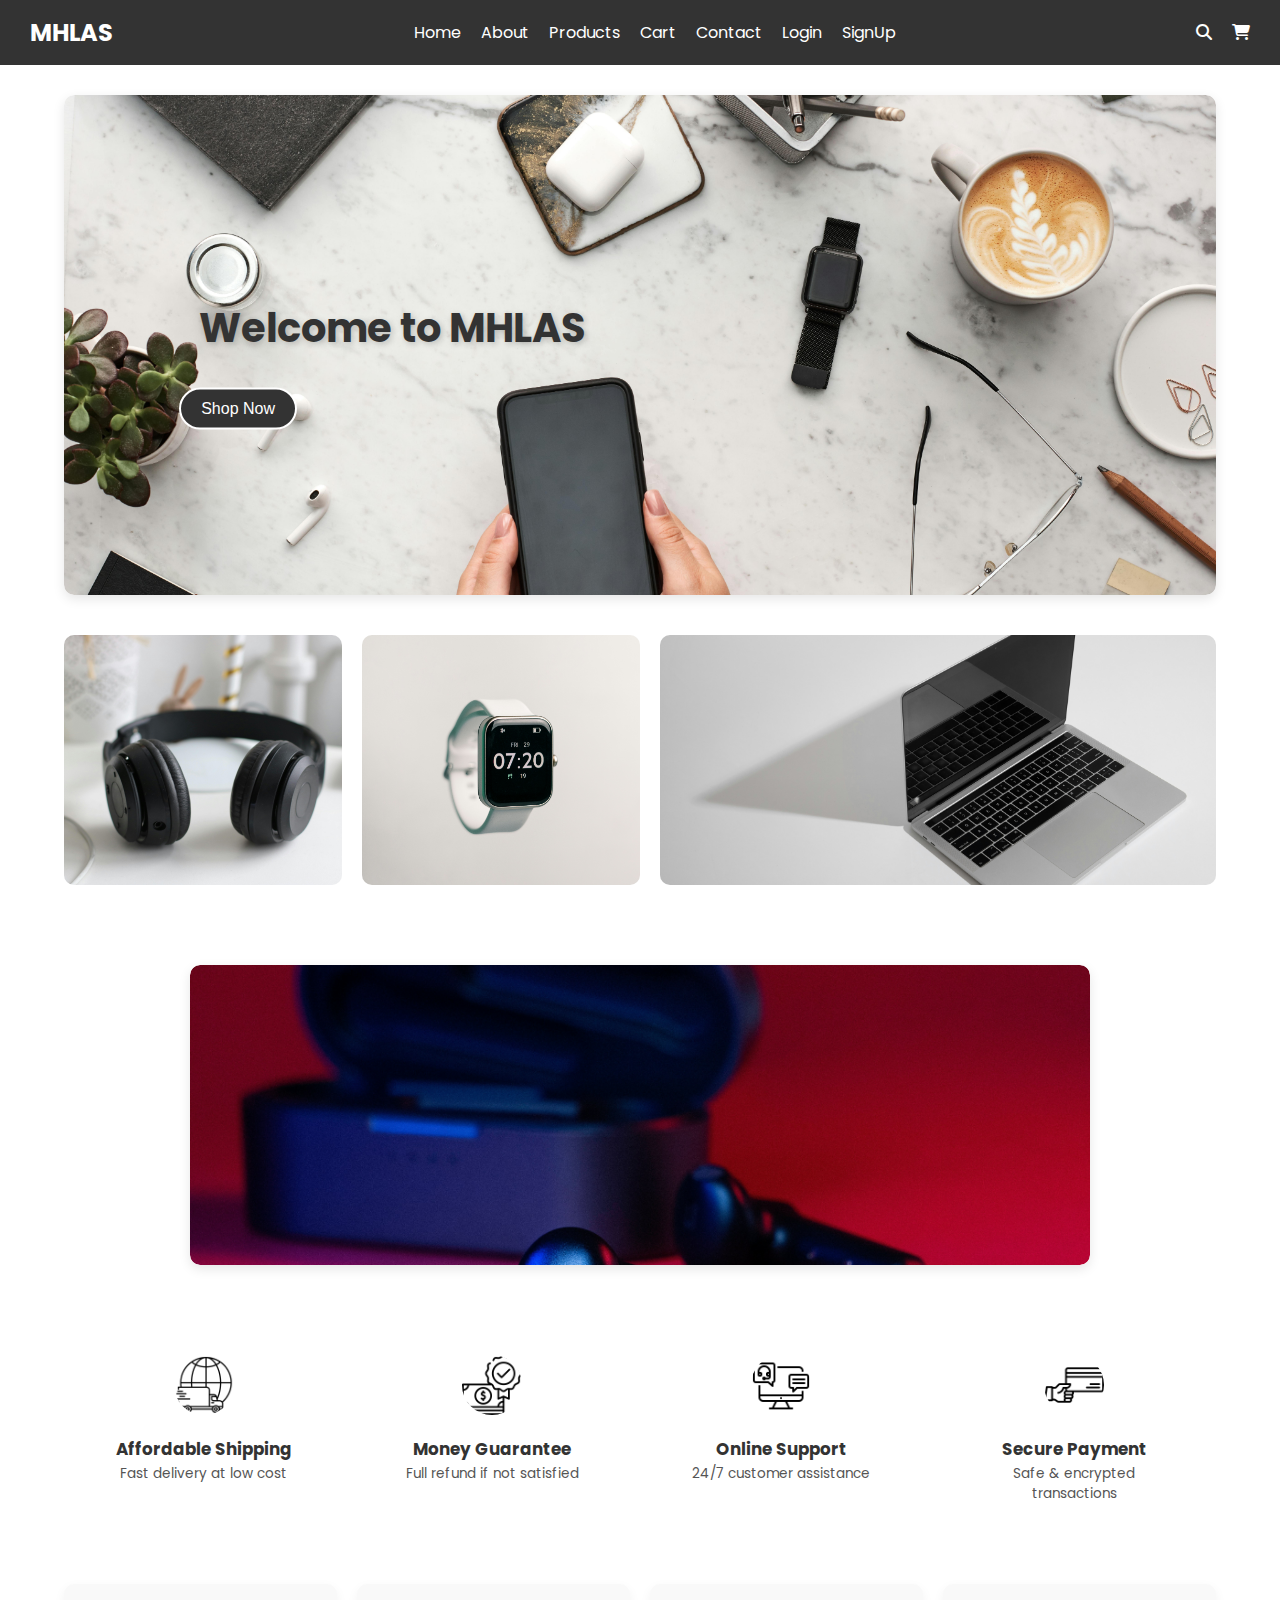
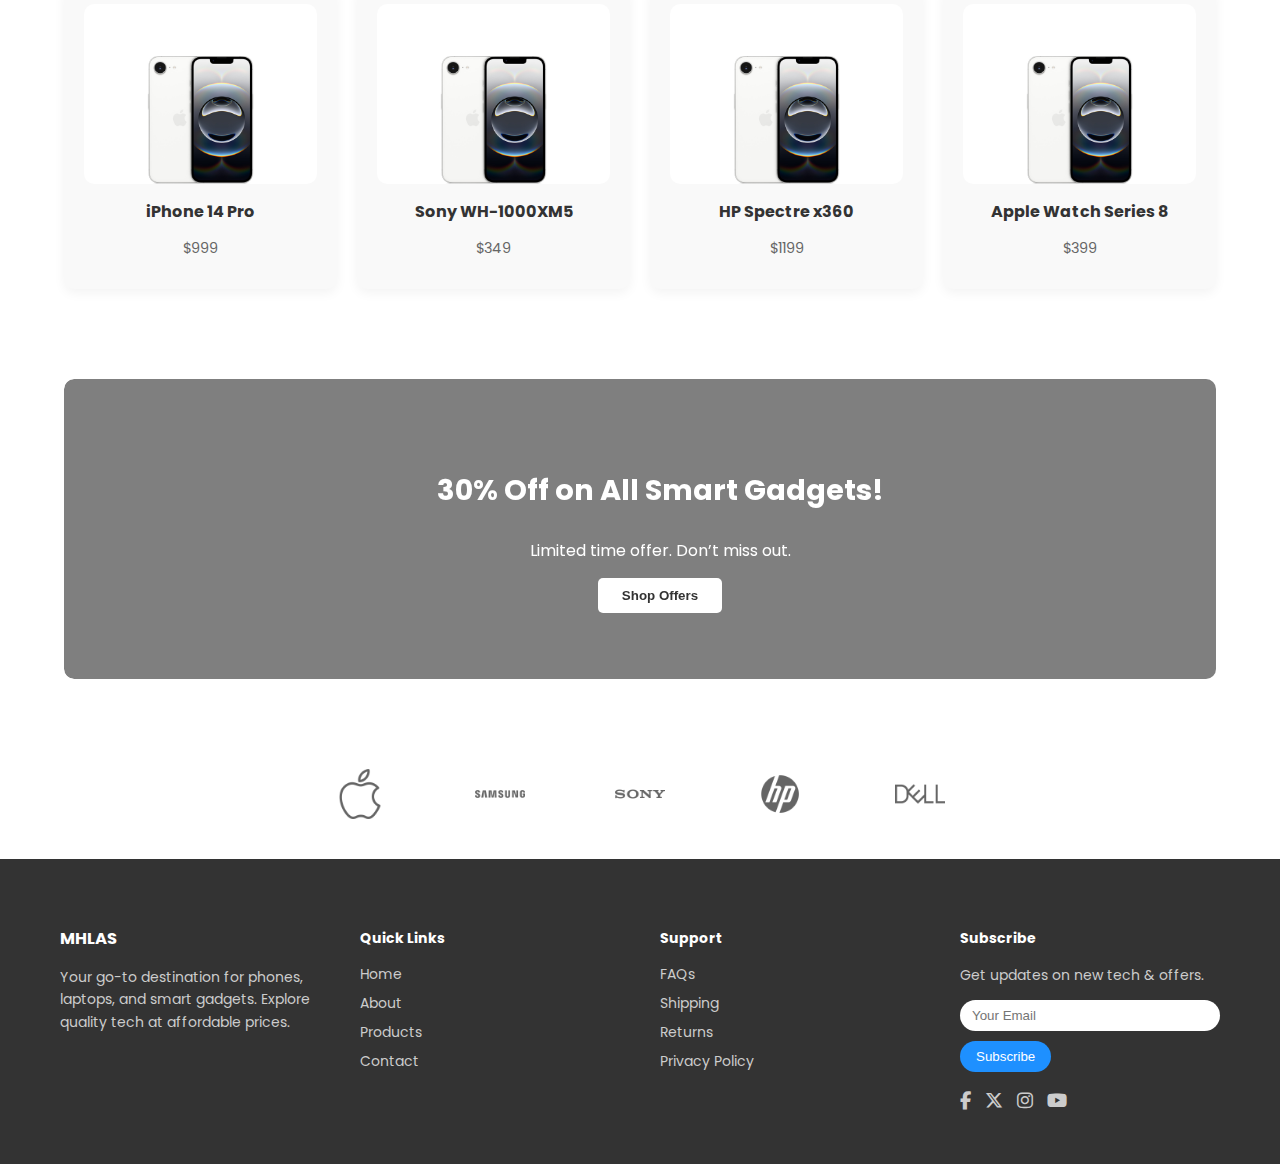
<file: index.html>
<!DOCTYPE html>
<html lang="en">
  <head>
    <meta charset="UTF-8" />
    <meta name="viewport" content="width=device-width, initial-scale=1.0" />
    <title>MHLAS - Tech Gadgets</title>

    <!-- Google Font -->
    <link
      href="https://fonts.googleapis.com/css2?family=Poppins:wght@500;600&display=swap"
      rel="stylesheet"
    />

    <!-- FontAwesome CDN -->
    <link
      rel="stylesheet"
      href="https://cdnjs.cloudflare.com/ajax/libs/font-awesome/6.5.0/css/all.min.css"
    />

    <!-- External CSS -->
    <link rel="stylesheet" href="css/style.css" />
  </head>
  <body>
    <!-- Header -->
    <header class="site-header">
      <div class="logo">MHLAS</div>
      <nav class="navbar">
        <ul class="nav-links">
          <li><a href="index.html">Home</a></li>
          <li><a href="about.html">About</a></li>
          <li><a href="product.html">Products</a></li>
          <li><a href="cart.html">Cart</a></li>
          <li><a href="contact.html">Contact</a></li>
          <li><a href="login.html">Login</a></li>
          <li><a href="signup.html">SignUp</a></li>
        </ul>
      </nav>

      <div class="header-actions">
        <div class="search-box">
          <input type="text" id="searchInput" placeholder="Search..." />
          <i class="fas fa-search" id="searchIcon"></i>
        </div>
        <div class="cart-icon">
          <i class="fas fa-shopping-cart"></i>
          <span class="cart-count" style="display: none"></span>
        </div>
        <div class="menu-toggle" id="menuToggle">
          <i class="fas fa-bars"></i>
        </div>
      </div>
    </header>

    <main>
      <!-- Hero / Welcome Section -->

      <section class="hero-section">
        <div class="hero-content-wrapper">
          <img src="assets/images/img5.jpg" alt="" />
          <div class="hero-content">
            <h1>Welcome to MHLAS</h1>
            <button>Shop Now</button>
          </div>
        </div>
      </section>

      <!-- Welcome Grid Section -->
      <section class="welcome-grid">
        <div class="grid-img img-25">
          <img src="assets/images/img9.jpg" alt="" />
        </div>
        <div class="grid-img img-25">
          <img src="assets/images/img15.jpg" alt="" />
        </div>
        <div class="grid-img img-50">
          <img src="assets/images/img11.jpg" alt="" />
        </div>
      </section>

      <!-- Carousel Section -->
      <section class="carousel-section">
        <div class="carousel-track">
          <img
            src="assets/images/img23.jpg"
            alt="Carousel Image 1"
            class="carousel-image"
          />
          <img
            src="assets/images/img2.jpg"
            alt="Carousel Image 2"
            class="carousel-image"
          />
          <img
            src="assets/images/img1.jpg"
            alt="Carousel Image 3"
            class="carousel-image"
          />
        </div>
      </section>

      <section class="service-icons">
        <div class="service-icon">
          <img src="assets/icons/sh.png" alt="Affordable Shipping" />
          <h3>Affordable Shipping</h3>
          <p>Fast delivery at low cost</p>
        </div>
        <div class="service-icon">
          <img src="assets/icons/mg.png" alt="Money Guarantee" />
          <h3>Money Guarantee</h3>
          <p>Full refund if not satisfied</p>
        </div>
        <div class="service-icon">
          <img src="assets/icons/os.png" alt="Online Support" />
          <h3>Online Support</h3>
          <p>24/7 customer assistance</p>
        </div>
        <div class="service-icon">
          <img src="assets/icons/sp.png" alt="Secure Payment" />
          <h3>Secure Payment</h3>
          <p>Safe & encrypted transactions</p>
        </div>
      </section>

      <section class="product-showcase">
        <div class="product-card">
          <div class="product-img-wrapper">
            <img src="assets/products/card1.jpg" alt="" />
          </div>
          <h4>iPhone 14 Pro</h4>
          <p>$999</p>
        </div>

        <div class="product-card">
          <div class="product-img-wrapper">
            <img src="assets/products/card1.jpg" alt="" />
          </div>
          <h4>Sony WH-1000XM5</h4>
          <p>$349</p>
        </div>

        <div class="product-card">
          <div class="product-img-wrapper">
            <img src="assets/products/card1.jpg" alt="" />
          </div>
          <h4>HP Spectre x360</h4>
          <p>$1199</p>
        </div>

        <div class="product-card">
          <div class="product-img-wrapper">
            <img src="assets/products/card1.jpg" alt="" />
          </div>
          <h4>Apple Watch Series 8</h4>
          <p>$399</p>
        </div>
      </section>

      <section class="discount-offer">
        <video autoplay muted loop class="discount-video">
          <source src="assets/images/vid1.mp4" type="video/mp4" />
          Your browser does not support the video tag.
        </video>

        <div class="discount-overlay">
          <h2>30% Off on All Smart Gadgets!</h2>
          <p>Limited time offer. Don’t miss out.</p>
          <button>Shop Offers</button>
        </div>
      </section>

      <section class="brand-sponsors">
        <img src="assets/brands/apple.png" alt="Apple" />
        <img src="assets/brands/samsung.png" alt="Samsung" />
        <img src="assets/brands/sony.png" alt="Sony" />
        <img src="assets/brands/hp.png" alt="HP" />
        <img src="assets/brands/dell.png" alt="Dell" />
      </section>
    </main>

    <!-- Footer -->
    <footer class="site-footer">
      <div class="footer-container">
        <!-- Brand Info -->
        <div class="footer-box">
          <h3>MHLAS</h3>
          <p>
            Your go-to destination for phones, laptops, and smart gadgets.
            Explore quality tech at affordable prices.
          </p>
        </div>

        <!-- Quick Links -->
        <div class="footer-box">
          <h4>Quick Links</h4>
          <ul>
            <li><a href="index.html">Home</a></li>
            <li><a href="about.html">About</a></li>
            <li><a href="product.html">Products</a></li>
            <li><a href="contact.html">Contact</a></li>
          </ul>
        </div>

        <!-- Support -->
        <div class="footer-box">
          <h4>Support</h4>
          <ul>
            <li><a href="#">FAQs</a></li>
            <li><a href="#">Shipping</a></li>
            <li><a href="#">Returns</a></li>
            <li><a href="#">Privacy Policy</a></li>
          </ul>
        </div>

        <!-- Newsletter -->
        <div class="footer-box">
          <h4>Subscribe</h4>
          <p>Get updates on new tech & offers.</p>
          <form>
            <input type="email" placeholder="Your Email" required />
            <button type="submit">Subscribe</button>
          </form>
          <div class="social-icons">
            <a href="#"><i class="fab fa-facebook-f"></i></a>
            <a href="#"><i class="fab fa-x-twitter"></i></a>
            <a href="#"><i class="fab fa-instagram"></i></a>
            <a href="#"><i class="fab fa-youtube"></i></a>
          </div>
        </div>
      </div>
    </footer>

    <!-- External JS -->
    <script src="js/main.js"></script>
    <script src="js/carousel.js"></script>
  </body>
</html>
</file>
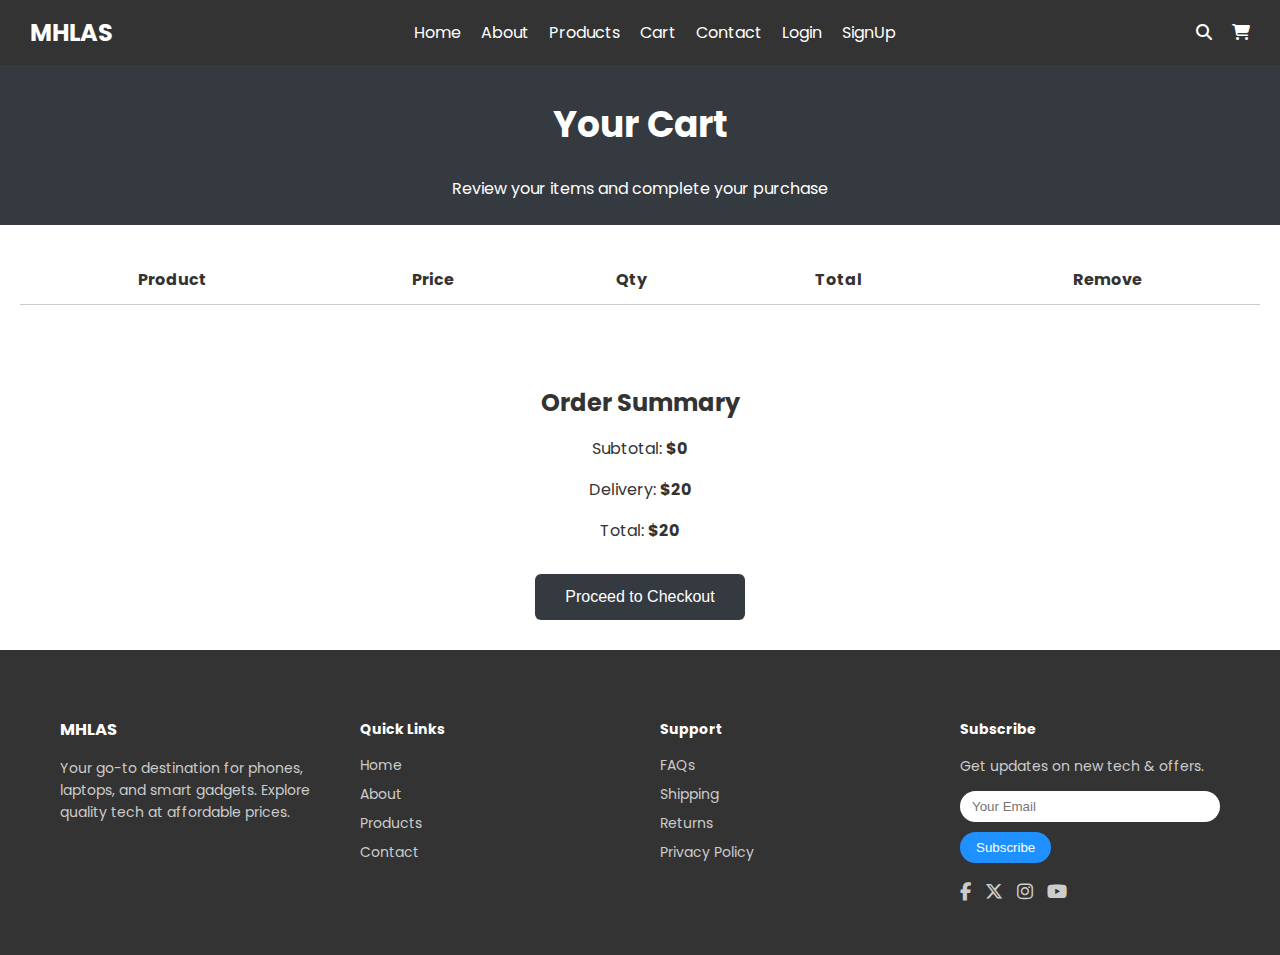
<file: cart.html>
<!DOCTYPE html>
<html lang="en">
  <head>
    <!-- Google Font -->
    <link
      href="https://fonts.googleapis.com/css2?family=Poppins:wght@500;600&display=swap"
      rel="stylesheet"
    />

    <!-- FontAwesome CDN -->
    <link
      rel="stylesheet"
      href="https://cdnjs.cloudflare.com/ajax/libs/font-awesome/6.5.0/css/all.min.css"
    />

    <meta charset="UTF-8" />
    <meta name="viewport" content="width=device-width, initial-scale=1.0" />
    <title>Your Cart - MHLAS</title>
    <link rel="stylesheet" href="css/cart.css" />
  </head>
  <body>
    <!-- Header -->
    <header class="site-header">
      <div class="logo">MHLAS</div>
      <nav class="navbar">
        <ul class="nav-links">
          <li><a href="index.html">Home</a></li>
          <li><a href="about.html">About</a></li>
          <li><a href="product.html">Products</a></li>
          <li><a href="cart.html">Cart</a></li>
          <li><a href="contact.html">Contact</a></li>
          <li><a href="login.html">Login</a></li>
          <li><a href="signup.html">SignUp</a></li>
        </ul>
      </nav>

      <div class="header-actions">
        <div class="search-box">
          <input type="text" id="searchInput" placeholder="Search..." />
          <i class="fas fa-search" id="searchIcon"></i>
        </div>
        <div class="cart-icon">
          <i class="fas fa-shopping-cart"></i>
          <span class="cart-count" style="display: none"></span>
        </div>
        <div class="menu-toggle" id="menuToggle">
          <i class="fas fa-bars"></i>
        </div>
      </div>
    </header>

    <main class="cart-main">
      <!-- Hero -->
      <section class="cart-hero">
        <h1>Your Cart</h1>
        <p>Review your items and complete your purchase</p>
      </section>

      <!-- Cart Items -->
      <section class="cart-items-section">
        <table class="cart-table">
          <thead>
            <tr>
              <th>Product</th>
              <th>Price</th>
              <th>Qty</th>
              <th>Total</th>
              <th>Remove</th>
            </tr>
          </thead>
          <tbody>
            <!-- More items dynamically added here -->
          </tbody>
        </table>
      </section>

      <!-- Order Summary -->
      <section class="order-summary">
        <h2>Order Summary</h2>
        <p>Subtotal: <strong id="subtotal-amount">$0</strong></p>
        <p>Delivery: <strong>$20</strong></p>
        <p>Total: <strong id="total-amount">$0</strong></p>
        <button class="checkout-btn">Proceed to Checkout</button>
      </section>
    </main>

    <!-- Footer -->
    <footer class="site-footer">
      <div class="footer-container">
        <!-- Brand Info -->
        <div class="footer-box">
          <h3>MHLAS</h3>
          <p>
            Your go-to destination for phones, laptops, and smart gadgets.
            Explore quality tech at affordable prices.
          </p>
        </div>

        <!-- Quick Links -->
        <div class="footer-box">
          <h4>Quick Links</h4>
          <ul>
            <li><a href="index.html">Home</a></li>
            <li><a href="about.html">About</a></li>
            <li><a href="product.html">Products</a></li>
            <li><a href="contact.html">Contact</a></li>
          </ul>
        </div>

        <!-- Support -->
        <div class="footer-box">
          <h4>Support</h4>
          <ul>
            <li><a href="#">FAQs</a></li>
            <li><a href="#">Shipping</a></li>
            <li><a href="#">Returns</a></li>
            <li><a href="#">Privacy Policy</a></li>
          </ul>
        </div>

        <!-- Newsletter -->
        <div class="footer-box">
          <h4>Subscribe</h4>
          <p>Get updates on new tech & offers.</p>
          <form>
            <input type="email" placeholder="Your Email" required />
            <button type="submit">Subscribe</button>
          </form>
          <div class="social-icons">
            <a href="#"><i class="fab fa-facebook-f"></i></a>
            <a href="#"><i class="fab fa-x-twitter"></i></a>
            <a href="#"><i class="fab fa-instagram"></i></a>
            <a href="#"><i class="fab fa-youtube"></i></a>
          </div>
        </div>
      </div>
    </footer>

    <!-- External JS -->
    <script src="js/main.js"></script>
  </body>
</html>
</file>
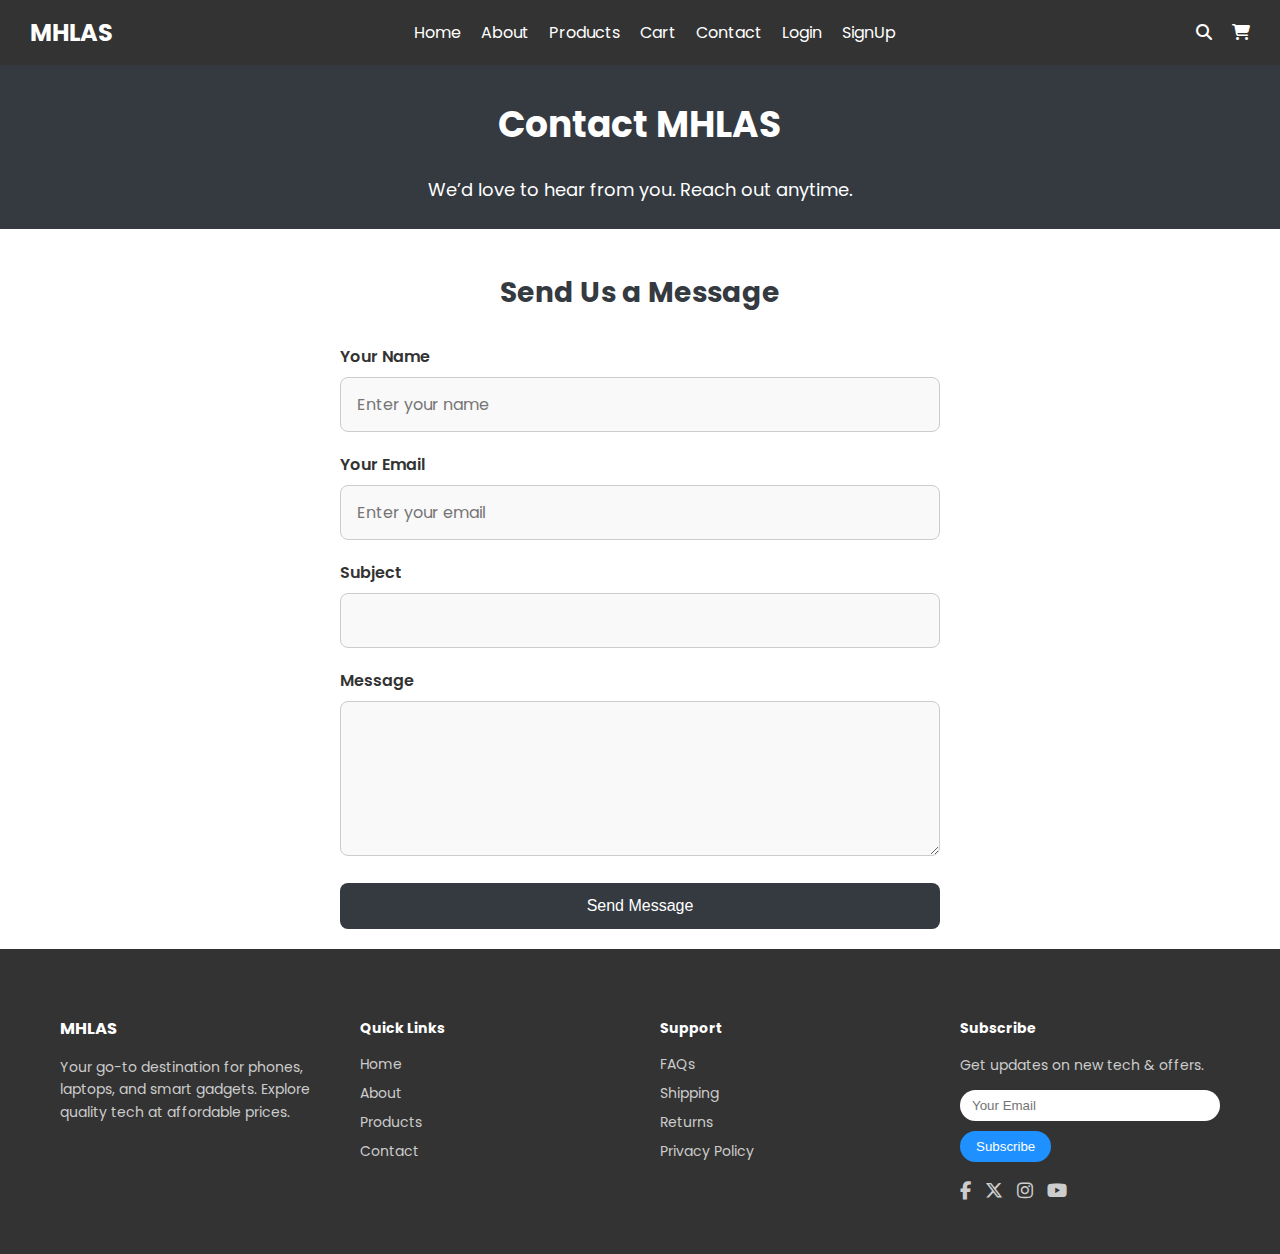
<file: contact.html>
<!DOCTYPE html>
<html lang="en">
  <head>
    <!-- Google Font -->
    <link
      href="https://fonts.googleapis.com/css2?family=Poppins:wght@500;600&display=swap"
      rel="stylesheet"
    />

    <!-- FontAwesome CDN -->
    <link
      rel="stylesheet"
      href="https://cdnjs.cloudflare.com/ajax/libs/font-awesome/6.5.0/css/all.min.css"
    />
    <meta charset="UTF-8" />
    <meta name="viewport" content="width=device-width, initial-scale=1.0" />
    <title>Contact Us - MHLAS</title>
    <link rel="stylesheet" href="css/contact.css" />
  </head>
  <body>
    <!-- Header -->
    <header class="site-header">
      <div class="logo">MHLAS</div>
      <nav class="navbar">
        <ul class="nav-links">
          <li><a href="index.html">Home</a></li>
          <li><a href="about.html">About</a></li>
          <li><a href="product.html">Products</a></li>
          <li><a href="cart.html">Cart</a></li>
          <li><a href="contact.html">Contact</a></li>
          <li><a href="login.html">Login</a></li>
          <li><a href="signup.html">SignUp</a></li>
        </ul>
      </nav>

      <div class="header-actions">
        <div class="search-box">
          <input type="text" id="searchInput" placeholder="Search..." />
          <i class="fas fa-search" id="searchIcon"></i>
        </div>
        <div class="cart-icon">
          <i class="fas fa-shopping-cart"></i>
          <span class="cart-count" style="display: none"></span>
        </div>
        <div class="menu-toggle" id="menuToggle">
          <i class="fas fa-bars"></i>
        </div>
      </div>
    </header>
    <main class="contact-main">
      <!-- Hero Section -->
      <section class="contact-hero">
        <h1>Contact MHLAS</h1>
        <p>We’d love to hear from you. Reach out anytime.</p>
      </section>

      <!-- Contact Form Section -->
      <section class="contact-form-section">
        <h2>Send Us a Message</h2>
        <form class="contact-form">
          <div class="form-group">
            <label for="name">Your Name</label>
            <input
              type="text"
              id="name"
              placeholder="Enter your name"
              required
            />
          </div>

          <div class="form-group">
            <label for="email">Your Email</label>
            <input
              type="email"
              id="email"
              placeholder="Enter your email"
              required
            />
          </div>

          <div class="form-group">
            <label for="subject">Subject</label>
            <input type="text" id="subject" />
          </div>

          <div class="form-group">
            <label for="message">Message</label>
            <textarea id="message" rows="5" required></textarea>
          </div>

          <button type="submit" class="submit-btn">Send Message</button>
        </form>
      </section>

      <!-- Optional Map -->
      <!-- <section class="map">
      <iframe src="https://www.google.com/maps/embed?..." allowfullscreen="" loading="lazy"></iframe>
    </section> -->
    </main>

    <!-- Footer -->
    <footer class="site-footer">
      <div class="footer-container">
        <!-- Brand Info -->
        <div class="footer-box">
          <h3>MHLAS</h3>
          <p>
            Your go-to destination for phones, laptops, and smart gadgets.
            Explore quality tech at affordable prices.
          </p>
        </div>

        <!-- Quick Links -->
        <div class="footer-box">
          <h4>Quick Links</h4>
          <ul>
            <li><a href="index.html">Home</a></li>
            <li><a href="about.html">About</a></li>
            <li><a href="product.html">Products</a></li>
            <li><a href="contact.html">Contact</a></li>
          </ul>
        </div>

        <!-- Support -->
        <div class="footer-box">
          <h4>Support</h4>
          <ul>
            <li><a href="#">FAQs</a></li>
            <li><a href="#">Shipping</a></li>
            <li><a href="#">Returns</a></li>
            <li><a href="#">Privacy Policy</a></li>
          </ul>
        </div>

        <!-- Newsletter -->
        <div class="footer-box">
          <h4>Subscribe</h4>
          <p>Get updates on new tech & offers.</p>
          <form>
            <input type="email" placeholder="Your Email" required />
            <button type="submit">Subscribe</button>
          </form>
          <div class="social-icons">
            <a href="#"><i class="fab fa-facebook-f"></i></a>
            <a href="#"><i class="fab fa-x-twitter"></i></a>
            <a href="#"><i class="fab fa-instagram"></i></a>
            <a href="#"><i class="fab fa-youtube"></i></a>
          </div>
        </div>
      </div>
    </footer>
    <!-- EmailJS SDK -->
    <script type="module" src="https://cdn.emailjs.com/sdk/4.6.2/email.min.js"></script>
    <script src="js/contact-email.js"></script>
    <script src="js/main.js"></script>
  </body>
</html>
</file>
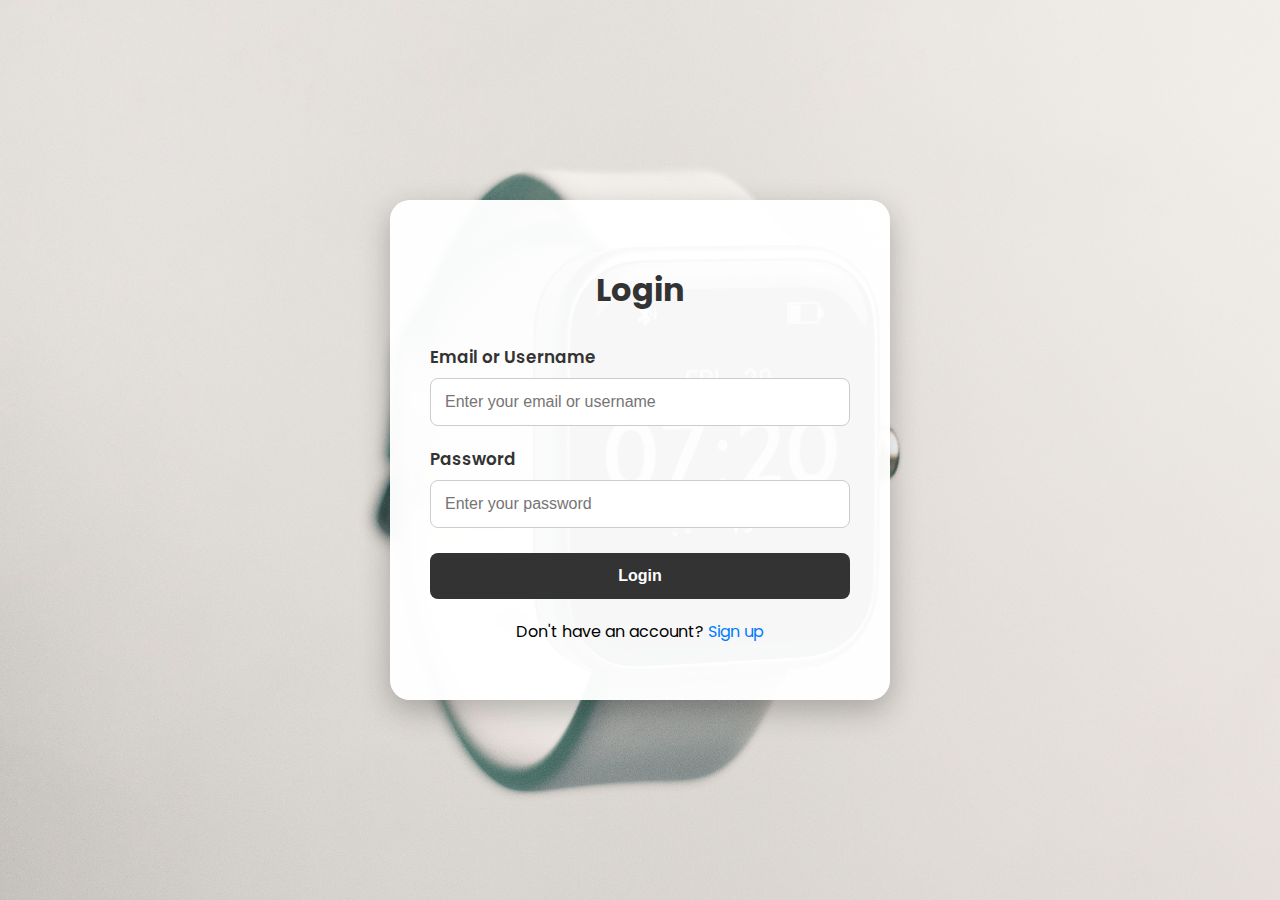
<file: login.html>
<!DOCTYPE html>
<html lang="en">
<head>
  <meta charset="UTF-8" />
  <title>Login - MHLAS</title>
  <link rel="stylesheet" href="css/login.css" />
  <link href="https://fonts.googleapis.com/css2?family=Poppins:wght@400;600&display=swap" rel="stylesheet" />
</head>
<body class="auth-body">

  <form class="auth-form" action="#" method="POST">
    <h2>Login</h2>

    <label for="email">Email or Username</label>
    <input type="text" id="email" name="email" placeholder="Enter your email or username" required>

    <label for="password">Password</label>
    <input type="password" id="password" name="password" placeholder="Enter your password" required>

    <button type="submit">Login</button>

    <p class="auth-switch">Don't have an account? <a href="signup.html">Sign up</a></p>
  </form>

  <script src="js/auth.js"></script>
</body>
</html>
</file>
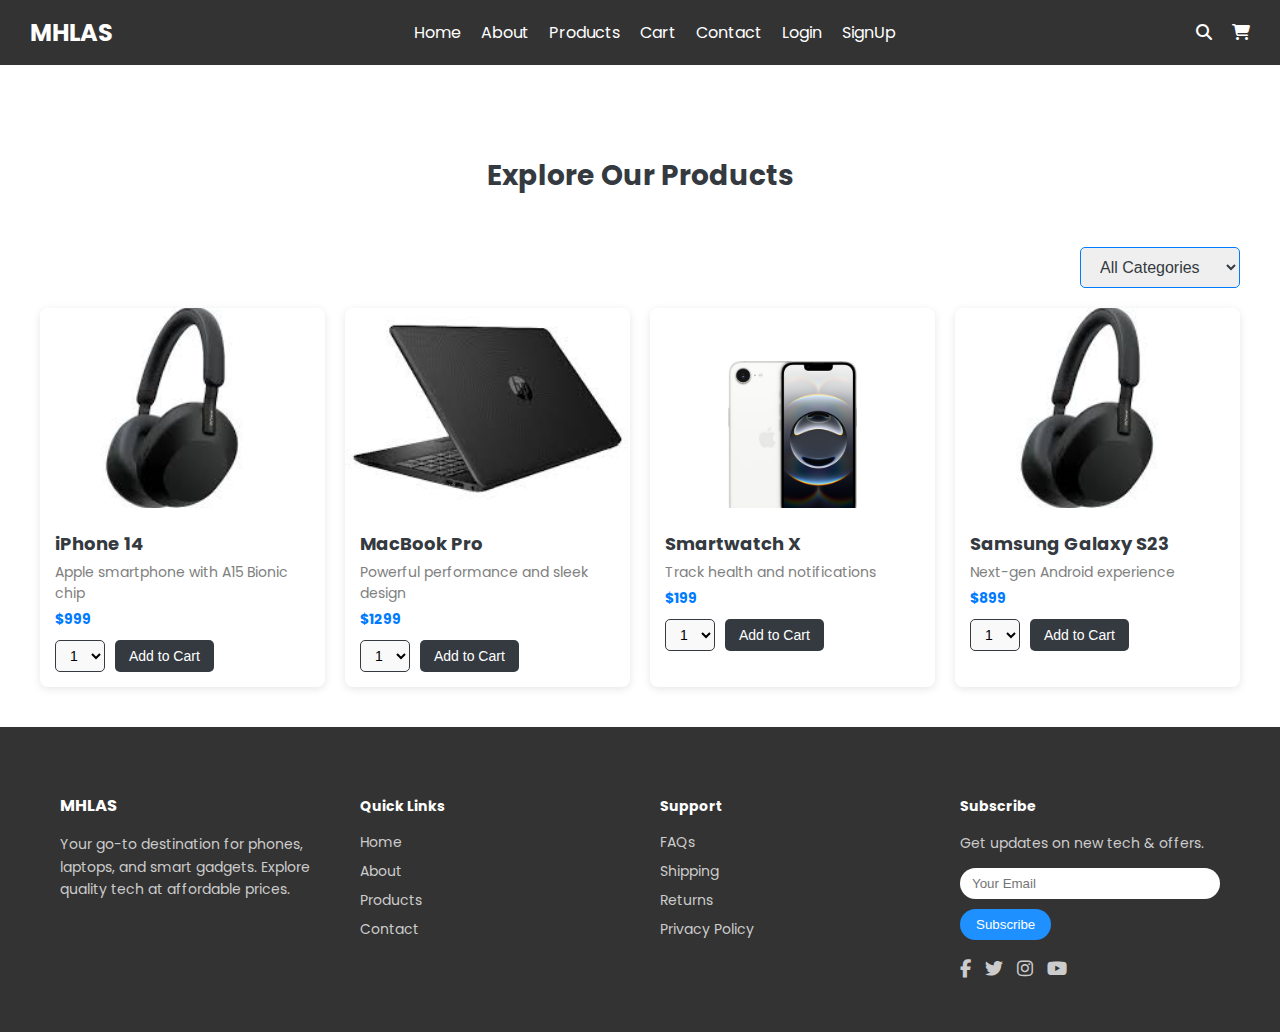
<file: product.html>
<!DOCTYPE html>
<html lang="en">
  <head>
    <meta charset="UTF-8" />
    <meta name="viewport" content="width=device-width, initial-scale=1.0" />
    <title>MHLAS - Tech Gadgets</title>

    <!-- Google Font -->
    <link
      href="https://fonts.googleapis.com/css2?family=Poppins:wght@500;600&display=swap"
      rel="stylesheet"
    />

    <!-- FontAwesome CDN -->
    <link
      rel="stylesheet"
      href="https://cdnjs.cloudflare.com/ajax/libs/font-awesome/6.5.0/css/all.min.css"
    />

    <!-- External CSS -->
    <link rel="stylesheet" href="css/product.css" />
  </head>
  <body>
     <!-- Header -->
    <header class="site-header">
      <div class="logo">MHLAS</div>
      <nav class="navbar">
        <ul class="nav-links">
          <li><a href="index.html">Home</a></li>
          <li><a href="about.html">About</a></li>
          <li><a href="product.html">Products</a></li>
          <li><a href="cart.html">Cart</a></li>
          <li><a href="contact.html">Contact</a></li>
          <li><a href="login.html">Login</a></li>
          <li><a href="signup.html">SignUp</a></li>
        </ul>
      </nav>

      <div class="header-actions">
        <div class="search-box">
          <input type="text" id="searchInput" placeholder="Search..." />
          <i class="fas fa-search" id="searchIcon"></i>
        </div>
        <div class="cart-icon">
          <i class="fas fa-shopping-cart"></i>
          <span class="cart-count" style="display: none"></span>
        </div>
        <div class="menu-toggle" id="menuToggle">
          <i class="fas fa-bars"></i>
        </div>
      </div>
    </header>

    <div class="product-page">
      <h2>Explore Our Products</h2>

      <div class="filter-bar">
        <select id="categoryFilter">
          <option value="all">All Categories</option>
          <option value="phones">Phones</option>
          <option value="laptops">Laptops</option>
          <option value="gadgets">Smart Gadgets</option>
        </select>
      </div>

      <div class="product-grid" id="productGrid">
        <div class="product-card" data-category="phones">
          <img src="assets/products/card11.jpg" alt=""/> 
          <div class="product-info">
            <h4>iPhone 14</h4>
            <p>Apple smartphone with A15 Bionic chip</p>
            <p class="price">$999</p>
            <div class="product-actions">
              <select class="quantity">
                <option value="1">1</option>
                <option value="2">2</option>
                <option value="3">3</option>
                <option value="4">4</option>
                <option value="5">5</option>
              </select>
              <button class="add-to-cart">Add to Cart</button>
            </div>
          </div>
        </div>

        <div class="product-card" data-category="laptops">
          <img src="assets/products/card14.jpg" alt="" />
          <div class="product-info">
            <h4>MacBook Pro</h4>
            <p>Powerful performance and sleek design</p>
            <p class="price">$1299</p>
            <div class="product-actions">
              <select class="quantity">
                <option value="1">1</option>
                <option value="2">2</option>
                <option value="3">3</option>
                <option value="4">4</option>
                <option value="5">5</option>
              </select>
              <button class="add-to-cart">Add to Cart</button>
            </div>
          </div>
        </div>

        <div class="product-card" data-category="gadgets">
          <img src="assets/products/card1.jpg" alt="" />
          <div class="product-info">
            <h4>Smartwatch X</h4>
            <p>Track health and notifications</p>
            <p class="price">$199</p>
            <div class="product-actions">
              <select class="quantity">
                <option value="1">1</option>
                <option value="2">2</option>
                <option value="3">3</option>
                <option value="4">4</option>
                <option value="5">5</option>
              </select>
              <button class="add-to-cart">Add to Cart</button>
            </div>
          </div>
        </div>

        <div class="product-card" data-category="phones">
          <img src="assets/products/card11.jpg" alt="" />
          <div class="product-info">
            <h4>Samsung Galaxy S23</h4>
            <p>Next-gen Android experience</p>
            <p class="price">$899</p>
            <div class="product-actions">
              <select class="quantity">
                <option value="1">1</option>
                <option value="2">2</option>
                <option value="3">3</option>
                <option value="4">4</option>
                <option value="5">5</option>
              </select>
              <button class="add-to-cart">Add to Cart</button>
            </div>
          </div>
        </div>
      </div>
    </div>
    <!-- Footer -->
    <footer class="site-footer">
      <div class="footer-container">
        <div class="footer-box">
          <h3>MHLAS</h3>
          <p>
            Your go-to destination for phones, laptops, and smart gadgets.
            Explore quality tech at affordable prices.
          </p>
        </div>

        <div class="footer-box">
          <h4>Quick Links</h4>
          <ul>
            <li><a href="index.html">Home</a></li>
            <li><a href="about.html">About</a></li>
            <li><a href="product.html">Products</a></li>
            <li><a href="contact.html">Contact</a></li>
          </ul>
        </div>

        <div class="footer-box">
          <h4>Support</h4>
          <ul>
            <li><a href="#">FAQs</a></li>
            <li><a href="#">Shipping</a></li>
            <li><a href="#">Returns</a></li>
            <li><a href="#">Privacy Policy</a></li>
          </ul>
        </div>

        <div class="footer-box">
          <h4>Subscribe</h4>
          <p>Get updates on new tech & offers.</p>
          <form>
            <input type="email" placeholder="Your Email" required />
            <button type="submit">Subscribe</button>
          </form>
          <div class="social-icons">
            <a href="#"><i class="fab fa-facebook-f"></i></a>
            <a href="#"><i class="fab fa-twitter"></i></a>
            <a href="#"><i class="fab fa-instagram"></i></a>
            <a href="#"><i class="fab fa-youtube"></i></a>
          </div>
        </div>
      </div>
    </footer>

    <!-- JS -->
    <script src="js/main.js"></script>
  </body>
</html>
</file>
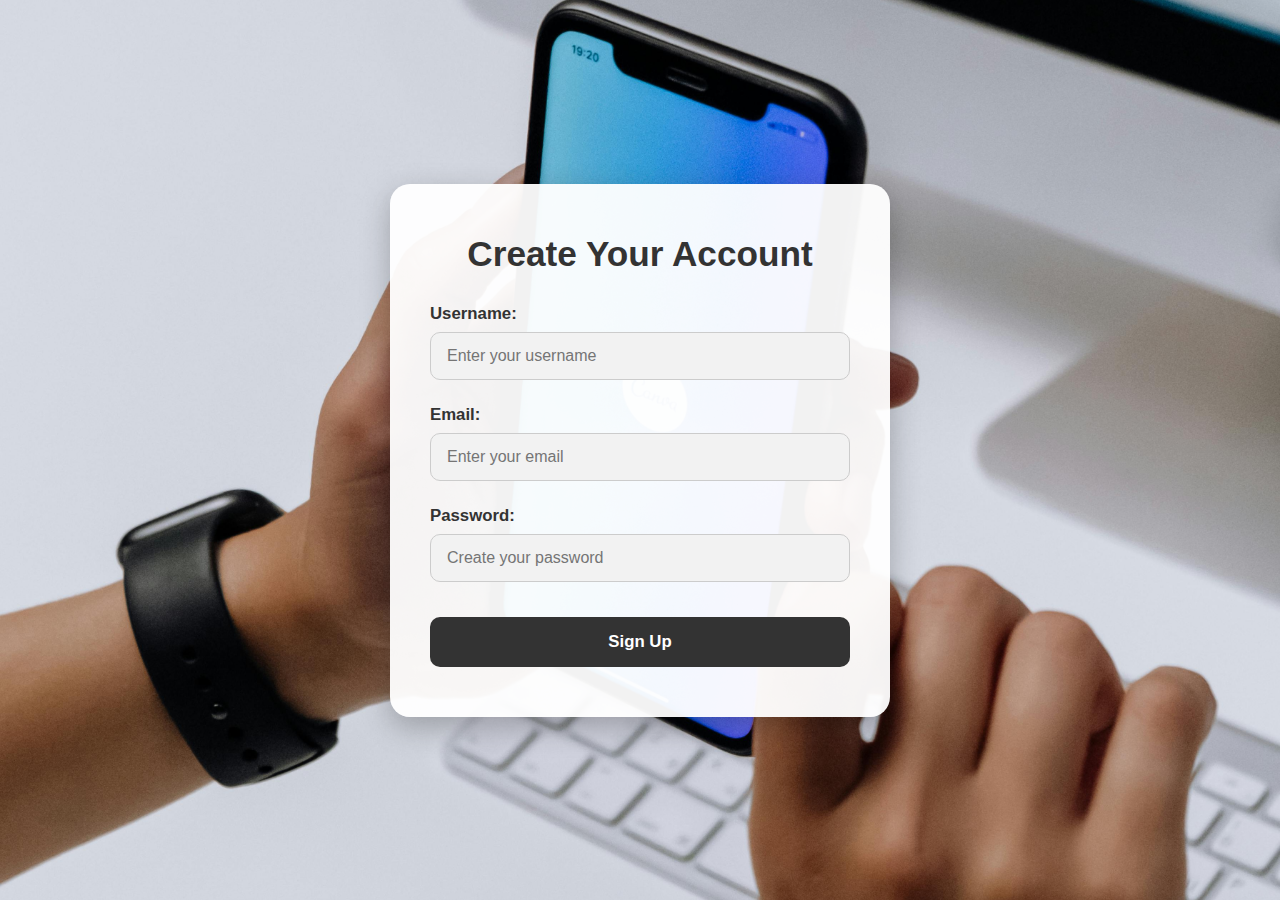
<file: signup.html>
<!DOCTYPE html>
<html lang="en">
  <head>
    <meta charset="UTF-8" />
    <meta name="viewport" content="width=device-width, initial-scale=1.0" />
    <title>Sign Up</title>
    <link rel="stylesheet" href="css/signup.css" />
  </head>
  <body>
    <div class="background-blur"></div>

    <div class="signup-container">
      <div class="signup-form-wrapper">
        <h1>Create Your Account</h1>
        <form class="signup-form">
          <div class="form-group">
            <label for="username">Username:</label>
            <input
              type="text"
              id="username"
              placeholder="Enter your username"
              required
            />
          </div>
          <div class="form-group">
            <label for="email">Email:</label>
            <input
              type="email"
              id="email"
              placeholder="Enter your email"
              required
            />
          </div>
          <div class="form-group">
            <label for="password">Password:</label>
            <input
              type="password"
              id="password"
              placeholder="Create your password"
              required
            />
          </div>
          <button type="submit">Sign Up</button>
        </form>
      </div>
    </div>

    <script src="js/auth.js"></script>
  </body>
</html>
</file>
<file: css/style.css>
/* Google Font */
body {
  margin: 0;
  font-family: 'Poppins', sans-serif;
  background-color: #fff;
  color: #333;
}

/* Header */
.site-header {
  background-color: #333;
  color: white;
  padding: 15px 30px;
  display: flex;
  align-items: center;
  justify-content: space-between;
  position: relative;
  z-index: 1001;
}
.header-actions {
  display: flex;
  align-items: center;
  gap: 20px;
  margin-left: auto;
}

@media (max-width: 768px) {
  .header-actions {
    gap: 15px;
  }

  .search-box input {
    width: 130px;
  }
}

/* Hamburger Toggle Icon Style */
.menu-toggle {
  display: none;
  font-size: 26px;
  color: white;
  cursor: pointer;
  margin-left: auto;
}

.logo {
  font-size: 1.5rem;
  font-weight: bold;
}

/* Center nav-links horizontally */
.navbar {
  flex: 1;
  display: flex;
  justify-content: center;
}

.navbar .nav-links {
  list-style: none;
  display: flex;
  gap: 20px;
  margin: 0;
  padding: 0;
}


.navbar .nav-links li a {
  color: white;
  text-decoration: none;
  transition: color 0.3s ease;
}

.navbar .nav-links li a:hover {
  color: #1e90ff;
}

.search-box {
  position: relative;
}

#searchInput {
  display: none;
  padding: 8px 15px;
  border-radius: 30px; /* Circular/rounded style */
  border: none;
  width: 180px; /* Wider input */
  outline: none;
}


#searchIcon {
  cursor: pointer;
  color: white;
}

.cart-icon {
  position: relative;
  cursor: pointer;
}

.cart-icon i {
  font-size: 16px;
  color: white;
}

.cart-count {
  position: absolute;
  top: -8px;
  right: -10px;
  background: red;
  color: white;
  font-size: 0.7rem;
  padding: 2px 5px;
  border-radius: 50%;
}
/* Footer */
.site-footer {
  background-color: #333;
  color: #ccc;
  padding: 40px 20px;
  font-size: 14px;
}

.footer-container {
  display: flex;
  justify-content: space-between;
  flex-wrap: wrap;
  max-width: 1200px;
  margin: auto;
}

.footer-box {
  flex: 1 1 220px;
  margin: 10px 20px;
}

.footer-box h3,
.footer-box h4 {
  color: #fff;
  margin-bottom: 15px;
}

.footer-box p {
  line-height: 1.6;
}

.footer-box ul {
  list-style: none;
  padding: 0;
}

.footer-box ul li {
  margin-bottom: 8px;
}

.footer-box ul li a {
  text-decoration: none;
  color: #ccc;
  transition: color 0.3s;
}

.footer-box ul li a:hover {
  color: #1e90ff;
}

.footer-box form {
  display: flex;
  gap: 10px;
  margin-top: 10px;
  flex-wrap: wrap;
}

.footer-box form input {
  padding: 8px 12px;
  border-radius: 20px;
  border: none;
  flex: 1;
}

.footer-box form button {
  padding: 8px 16px;
  border-radius: 20px;
  border: none;
  background-color: #1e90ff;
  color: white;
  cursor: pointer;
  transition: background-color 0.3s;
}

.footer-box form button:hover {
  background-color: #0f5ec9;
}

/* Social Icons */
.social-icons {
  margin-top: 15px;
}

.social-icons a {
  color: #ccc;
  margin-right: 10px;
  font-size: 18px;
  transition: color 0.3s;
}

.social-icons a:hover {
  color: #1e90ff;
}

/* Hero Section */
.hero-section {
  width: 100%;
  padding: 30px 0;
  display: flex;
  justify-content: center;
}

.hero-section img {
  width: 90%;
  height: 500px;
  border-radius: 10px;
  object-fit: cover;
  box-shadow: 0 4px 12px rgba(0, 0, 0, 0.1);
}

/* Hero Section */
.hero-section {
  width: 100%;
  padding: 30px 0;
  display: flex;
  justify-content: center;
}

.hero-content {
  position: relative;
  width: 90%;
}

.hero-content img {
  width: 100%;
  height: auto;
  border-radius: 10px;
  object-fit: cover;
  box-shadow: 0 4px 12px rgba(0, 0, 0, 0.1);
}

/* Text & Button Over Image */
.hero-content {
  position: absolute;
  left: 20%;
  top: 55%;
  transform: translateY(-75%);
  text-align: left;
  color: #333;
  display: flex;
  flex-direction: column;
  align-items: flex-start;
}

.hero-content h1 {
  font-size: 2.5rem;
  margin-bottom: 20px;
  text-shadow: 2px 2px 6px rgba(0,0,0,0.2);
  display: inline-block;
  padding: 10px 20px;
  border-radius: 10px;
}

.hero-content button {
  background-color: #333;
  color: #fff;
  border: 2px solid;
  padding: 10px 20px;
  font-size: 1rem;
  border-radius: 25px;
  cursor: pointer;
  transition: background-color 0.3s ease;
}

.hero-content button:hover {
  background-color: #007bff;
}

.hero-content-wrapper {
  position: relative;
  width: 90%;
  max-width: 1200px;
  height: 500px;
  border-radius: 10px;
  overflow: hidden;
  box-shadow: 0 4px 12px rgba(0, 0, 0, 0.1);
}

.hero-content-wrapper img {
  width: 100%;
  height: 100%;
  object-fit: cover;
  display: block;
}

/* Adjust this one so it positions the text correctly */
.hero-content {
  position: absolute;
  top: 50%;
  left: 10%;
  transform: translateY(-50%);
  color: #333;
  text-shadow: 2px 2px 6px rgba(0,0,0,0.4);
}


/* Welcome Grid Section */
.welcome-grid {
  display: flex;
  gap: 20px;
  padding: 10px 5% 40px 5%; /* top, right, bottom, left */
  background-color: white;
  height: 250px; /* LIMIT the height of the entire section */
  overflow: hidden;
}

.grid-img {
  height: 100%;
}

.img-25 {
  flex: 1;
}

.img-50 {
  flex: 2;
}

.grid-img img {
  width: 100%;
  height: 100%;
  object-fit: cover; /* Ensures image fills area without distortion */
  border-radius: 10px;
}


/* Carousel Section */
.carousel-section {
  width: 90%;
  max-width: 900px;       /* Optional: limit max width */
  height: 300px;          /* Limit height */
  margin: 40px auto;
  overflow: hidden;
  border-radius: 10px;
  box-shadow: 0 4px 12px rgba(0,0,0,0.1);
}

.carousel-track {
  display: flex;
  transition: transform 0.5s ease-in-out;
  height: 100%;           /* Make track fill container height */
}

.carousel-image {
  min-width: 100%;
  height: 100%;           /* Make images fill container height */
  border-radius: 10px;
  object-fit: cover;
}

.service-icons {
  display: flex;
  flex-wrap: nowrap;           /* Keep items in one line */
  justify-content: space-around;
  padding: 40px 5%;
  background-color: white;
  gap: 10px;                   /* Space between each icon block */
}

.service-icon {
  flex: 0 0 auto;
  max-width: 180px;
  text-align: center;
  cursor: pointer;
  color: #333;
  transition: color 0.3s ease;
}

.service-icon img {
  width: 60px;
  height: 60px;
  margin-bottom: 4px;          /* ↓ Reduced from 6px */
  padding: 10px;
  border-radius: 50%;
  background-color: transparent;
  transition: background-color 0.3s ease, filter 0.3s ease;
  filter: grayscale(0.7);
  display: inline-block;
}

.service-icon:hover img {
  background-color: #333;
  filter: grayscale(0);
}

.service-icon:hover {
  color: white;
}

.service-icon h3 {
  margin: 0 0 2px;             /* ↓ Reduced from 3px */
  font-size: 1.05rem;
  transition: color 0.3s ease;
}

.service-icon p {
  margin: 0;
  font-size: 0.85rem;
  color: #555;
  transition: color 0.3s ease;
}

.service-icon:hover h3,
.service-icon:hover p {
  color: #333;
}

.brand-sponsors {
  display: flex;
  justify-content: center;
  align-items: center;
  flex-wrap: nowrap;
  gap: 90px; /* ⬅️ increased from 40px to 60px */
  padding: 40px 5%;
  background-color: white;
}

.brand-sponsors img {
  height: 50px;
  object-fit: contain;
  filter: grayscale(100%);
  opacity: 0.6;
  transition: filter 0.3s ease, opacity 0.3s ease, transform 0.3s ease;
  border-radius: 8px;
}

.brand-sponsors img:hover {
  filter: grayscale(0%);
  opacity: 1;
  transform: scale(1.05);
}

/*Product showcase*/

.product-showcase {
  display: flex;
  justify-content: space-between;
  gap: 20px;
  padding: 40px 5%;
  background-color: white;
  flex-wrap: nowrap;
}

.product-card {
  background-color: #f9f9f9;
  border-radius: 10px;
  padding: 20px;
  flex: 1;
  max-width: 22%;
  box-shadow: 0 4px 12px rgba(0, 0, 0, 0.05);
  text-align: center;
  transition: transform 0.3s ease;
}

.product-img-wrapper {
  width: 100%;
  height: 180px;
  overflow: hidden;
  border-radius: 10px;
  margin-bottom: 15px;
}

.product-img-wrapper img {
  width: 100%;
  height: 100%;
  object-fit: cover;
  display: block;
}

.product-card h4 {
  font-size: 1rem;
  margin: 10px 0 5px;
  color: #333;
}

.product-card p {
  font-size: 0.9rem;
  color: #666;
  margin-bottom: 10px;
}

.product-card button {
  padding: 8px 14px;
  border: none;
  background-color: #333;
  color: white;
  border-radius: 6px;
  cursor: pointer;
  transition: background-color 0.3s ease;
}

.product-card button:hover {
  background-color: #555;
}

.product-card:hover {
  transform: translateY(-5px);
}

/*offer section*/
.discount-offer {
  position: relative;
  height: 300px;
  overflow: hidden;
  border-radius: 10px;
  margin: 50px 5%;
}

.discount-video {
  position: absolute;
  top: 0;
  left: 0;
  width: 100%;
  height: 100%;
  object-fit: cover;
  z-index: 1;
}


.discount-overlay {
  position: relative;
  z-index: 2;
  color: white;
  text-align: center;
  padding: 0 20px;
  background: rgba(0, 0, 0, 0.5);
  height: 100%;
  width: 100%;
  display: flex;
  flex-direction: column;
  justify-content: center; /* vertical center */
  align-items: center;     /* horizontal center */
  border-radius: 10px;
}


.discount-overlay h2 {
  font-size: 1.8rem;
  margin-bottom: 10px;
}

.discount-overlay p {
  font-size: 1rem;
  margin-bottom: 15px;
}

.discount-overlay button {
  padding: 10px 24px;
  background-color: white;
  color: #333;
  border: none;
  border-radius: 5px;
  cursor: pointer;
  font-weight: bold;
  transition: background-color 0.3s ease;
  width: fit-content;
  margin: 0 auto;
  display: inline-block;
}


.discount-overlay button:hover {
  background-color: #ddd;
}
@media (max-width: 992px) {
  .navbar {
    position: absolute;
    top: 100%;
    left: 0;
    background-color: #333;
    width: 100%;
    flex-direction: column;
    align-items: flex-start;
    padding: 20px;
    display: none;
    z-index: 1000;
  }

  .navbar.active {
    display: flex;
  }

  .navbar .nav-links {
    flex-direction: column;
    gap: 15px;
    width: 100%;
  }

  .menu-toggle {
    display: block;
  }
}

@media (max-width: 480px) {
  .hero h1 {
    font-size: 32px;
  }

  .hero p {
    font-size: 16px;
  }

  .card-section {
    padding: 30px 15px;
  }

  .mv-box {
    padding: 30px 20px;
  }
}
</file>
<file: css/cart.css>
/* Google Font */
body {
  margin: 0;
  font-family: 'Poppins', sans-serif;
  background-color: #fff;
  color: #333;
}

/* Header */
.site-header {
  background-color: #333;
  color: white;
  padding: 15px 30px;
  display: flex;
  align-items: center;
  justify-content: space-between;
  position: relative;
  z-index: 1001;
}
.header-actions {
  display: flex;
  align-items: center;
  gap: 20px;
  margin-left: auto;
}

@media (max-width: 768px) {
  .header-actions {
    gap: 15px;
  }

  .search-box input {
    width: 130px;
  }
}

/* Hamburger Toggle Icon Style */
.menu-toggle {
  display: none;
  font-size: 26px;
  color: white;
  cursor: pointer;
  margin-left: auto;
}


.logo {
  font-size: 1.5rem;
  font-weight: bold;
}

/* Center nav-links horizontally */
.navbar {
  flex: 1;
  display: flex;
  justify-content: center;
}

.navbar .nav-links {
  list-style: none;
  display: flex;
  gap: 20px;
  margin: 0;
  padding: 0;
}


.navbar .nav-links li a {
  color: white;
  text-decoration: none;
  transition: color 0.3s ease;
}

.navbar .nav-links li a:hover {
  color: #1e90ff;
}

.search-box {
  position: relative;
}

#searchInput {
  display: none;
  padding: 8px 15px;
  border-radius: 30px; /* Circular/rounded style */
  border: none;
  width: 180px; /* Wider input */
  outline: none;
}


#searchIcon {
  cursor: pointer;
  color: white;
}

.cart-icon {
  position: relative;
  cursor: pointer;
}

.cart-icon i {
  font-size: 16px;
  color: white;
}

.cart-count {
  position: absolute;
  top: -8px;
  right: -10px;
  background: red;
  color: white;
  font-size: 0.7rem;
  padding: 2px 5px;
  border-radius: 50%;
}
:root {
  --blue: #007bff;
  --white: #ffffff;
  --dark-gray: #343a40;
}
/* Cart Hero */
.cart-hero {
  text-align: center;
  padding: 8px;
  background-color: var(--dark-gray);
  color: var(--white);
}
.cart-hero h1 {
  font-size: 36px;
  color: var(--white);
}

/* Cart Table */
.cart-items-section {
  padding: 30px 20px;
  overflow-x: auto;
}
.cart-table {
  width: 100%;
  border-collapse: collapse;
}
.cart-table th, .cart-table td {
  padding: 12px;
  text-align: center;
  border-bottom: 1px solid #ccc;
}
.cart-table input[type="number"] {
  width: 60px;
  padding: 5px;
}
.remove-btn {
  background: red;
  color: var(--white);
  border: none;
  padding: 6px 10px;
  border-radius: 4px;
  cursor: pointer;
}

/* Order Summary */
.order-summary {
  padding: 30px 20px;
  background-color: var(--white);
  text-align: center;
}
.order-summary h2 {
  margin-bottom: 15px;
}
.checkout-btn {
  background-color: var(--dark-gray);
  color: var(--white);
  border: none;
  padding: 14px 30px;
  font-size: 16px;
  border-radius: 6px;
  cursor: pointer;
  margin-top: 15px;
}
.checkout-btn:hover {
  background-color: var(--blue);
}

/* Review Form */
.review-section {
  padding: 40px 20px;
  text-align: center;
}
.review-form {
  max-width: 600px;
  margin: auto;
  display: grid;
  gap: 20px;
}
.review-form label {
  font-weight: 600;
}
.review-form input,
.review-form select,
.review-form textarea {
  width: 100%;
  padding: 12px;
  border-radius: 6px;
  border: 1px solid #ccc;
}

/* Review Display */
.reviews-display {
  background-color: var(--white);
  padding: 40px 20px;
}
.reviews-display h2 {
  text-align: center;
  margin-bottom: 30px;
}
.review-box {
  background: white;
  padding: 20px;
  margin: 10px auto;
  border-left: 4px solid var(--blue);
  max-width: 600px;
  border-radius: 6px;
}
.review-box strong {
  color: var(--dark-gray);
}
/* Footer */
.site-footer {
  background-color: #333;
  color: #ccc;
  padding: 40px 20px;
  font-size: 14px;
}

.footer-container {
  display: flex;
  justify-content: space-between;
  flex-wrap: wrap;
  max-width: 1200px;
  margin: auto;
}

.footer-box {
  flex: 1 1 220px;
  margin: 10px 20px;
}

.footer-box h3,
.footer-box h4 {
  color: #fff;
  margin-bottom: 15px;
}

.footer-box p {
  line-height: 1.6;
}

.footer-box ul {
  list-style: none;
  padding: 0;
}

.footer-box ul li {
  margin-bottom: 8px;
}

.footer-box ul li a {
  text-decoration: none;
  color: #ccc;
  transition: color 0.3s;
}

.footer-box ul li a:hover {
  color: #1e90ff;
}

.footer-box form {
  display: flex;
  gap: 10px;
  margin-top: 10px;
  flex-wrap: wrap;
}

.footer-box form input {
  padding: 8px 12px;
  border-radius: 20px;
  border: none;
  flex: 1;
}

.footer-box form button {
  padding: 8px 16px;
  border-radius: 20px;
  border: none;
  background-color: #1e90ff;
  color: white;
  cursor: pointer;
  transition: background-color 0.3s;
}

.footer-box form button:hover {
  background-color: #0f5ec9;
}

/* Social Icons */
.social-icons {
  margin-top: 15px;
}

.social-icons a {
  color: #ccc;
  margin-right: 10px;
  font-size: 18px;
  transition: color 0.3s;
}

.social-icons a:hover {
  color: #1e90ff;
}
@media (max-width: 992px) {
  .navbar {
    position: absolute;
    top: 100%;
    left: 0;
    background-color: #333;
    width: 100%;
    flex-direction: column;
    align-items: flex-start;
    padding: 20px;
    display: none;
    z-index: 1000;
  }

  .navbar.active {
    display: flex;
  }

  .navbar .nav-links {
    flex-direction: column;
    gap: 15px;
    width: 100%;
  }

  .menu-toggle {
    display: block;
  }
}
@media (max-width: 768px) {
  .cart-hero h1 {
    font-size: 28px;
  }

  .cart-hero p {
    font-size: 14px;
  }

  .cart-items-section {
    padding: 20px 10px;
  }

  .cart-table th,
  .cart-table td {
    padding: 8px;
    font-size: 14px;
  }

  .order-summary {
    padding: 20px 10px;
  }

  .checkout-btn {
    width: 100%;
  }

  .review-section {
    padding: 20px 10px;
  }

  .review-form {
    padding: 0 10px;
  }

  .reviews-display {
    padding: 20px 10px;
  }

  .review-box {
    padding: 15px;
    font-size: 14px;
  }

  .footer-container {
    flex-direction: column;
    align-items: center;
  }

  .footer-box {
    margin: 15px 0;
  }
}
</file>
<file: css/contact.css>
/* Google Font */
body {
  margin: 0;
  font-family: 'Poppins', sans-serif;
  background-color: #fff;
  color: #333;
}

/* Header */
.site-header {
  background-color: #333;
  color: white;
  padding: 15px 30px;
  display: flex;
  align-items: center;
  justify-content: space-between;
  position: relative;
  z-index: 1001;
}
.header-actions {
  display: flex;
  align-items: center;
  gap: 20px;
  margin-left: auto;
}

@media (max-width: 768px) {
  .header-actions {
    gap: 15px;
  }

  .search-box input {
    width: 130px;
  }
}

/* Hamburger Toggle Icon Style */
.menu-toggle {
  display: none;
  font-size: 26px;
  color: white;
  cursor: pointer;
  margin-left: auto;
}

.logo {
  font-size: 1.5rem;
  font-weight: bold;
}

/* Center nav-links horizontally */
.navbar {
  flex: 1;
  display: flex;
  justify-content: center;
}

.navbar .nav-links {
  list-style: none;
  display: flex;
  gap: 20px;
  margin: 0;
  padding: 0;
}


.navbar .nav-links li a {
  color: white;
  text-decoration: none;
  transition: color 0.3s ease;
}

.navbar .nav-links li a:hover {
  color: #1e90ff;
}

.search-box {
  position: relative;
}

#searchInput {
  display: none;
  padding: 8px 15px;
  border-radius: 30px; /* Circular/rounded style */
  border: none;
  width: 180px; /* Wider input */
  outline: none;
}


#searchIcon {
  cursor: pointer;
  color: white;
}

.cart-icon {
  position: relative;
  cursor: pointer;
}

.cart-icon i {
  font-size: 16px;
  color: white;
}

.cart-count {
  position: absolute;
  top: -8px;
  right: -10px;
  background: red;
  color: white;
  font-size: 0.7rem;
  padding: 2px 5px;
  border-radius: 50%;
}
:root {
  --blue: #007bff;
  --white: #ffffff;
  --dark-gray: #343a40;
}
/* Contact Hero */
.contact-hero {
  text-align: center;
  padding: 8px;
  background-color: var(--dark-gray);
  color: var(--white);
}
.contact-hero h1 {
  font-size: 36px;
  color: var(--white);
}
.contact-hero p {
  font-size: 18px;
  margin-top: 10px;
}

/* Contact Form Section */
.contact-form-section {
  padding: 20px 20px;
  text-align: center;
}
.contact-form-section h2 {
  font-size: 28px;
  margin-bottom: 30px;
  color: var(--dark-gray);
}

.contact-form {
  max-width: 600px;
  margin: auto;
  display: grid;
  gap: 20px;
}
.form-group {
  text-align: left;
}
.form-group label {
  display: block;
  font-weight: 600;
  margin-bottom: 8px;
}
.form-group input,
.form-group textarea {
  width: 100%;
  padding: 14px 16px;
  border-radius: 8px;
  border: 1px solid #ccc;
  font-size: 16px;
  font-family: 'Poppins', sans-serif;
  background-color: #f9f9f9;
  transition: border-color 0.3s, box-shadow 0.3s;
  box-sizing: border-box;
}
.form-group input:focus,
.form-group textarea:focus {
  border-color: var(--blue);
  box-shadow: 0 0 5px rgba(0, 123, 255, 0.3);
  outline: none;
}

/* Submit Button */
.submit-btn {
  width: 100%;
  background: var(--dark-gray);
  color: var(--white);
  border: none;
  padding: 14px;
  font-size: 16px;
  border-radius: 8px;
  cursor: pointer;
  transition: background 0.3s;
}

.submit-btn:hover {
  background: var(--blue);
}

.submit-btn:hover {
  background: var(--blue);
}
/* Footer */
.site-footer {
  background-color: #333;
  color: #ccc;
  padding: 40px 20px;
  font-size: 14px;
}

.footer-container {
  display: flex;
  justify-content: space-between;
  flex-wrap: wrap;
  max-width: 1200px;
  margin: auto;
}

.footer-box {
  flex: 1 1 220px;
  margin: 10px 20px;
}

.footer-box h3,
.footer-box h4 {
  color: #fff;
  margin-bottom: 15px;
}

.footer-box p {
  line-height: 1.6;
}

.footer-box ul {
  list-style: none;
  padding: 0;
}

.footer-box ul li {
  margin-bottom: 8px;
}

.footer-box ul li a {
  text-decoration: none;
  color: #ccc;
  transition: color 0.3s;
}

.footer-box ul li a:hover {
  color: #1e90ff;
}

.footer-box form {
  display: flex;
  gap: 10px;
  margin-top: 10px;
  flex-wrap: wrap;
}

.footer-box form input {
  padding: 8px 12px;
  border-radius: 20px;
  border: none;
  flex: 1;
}

.footer-box form button {
  padding: 8px 16px;
  border-radius: 20px;
  border: none;
  background-color: #1e90ff;
  color: white;
  cursor: pointer;
  transition: background-color 0.3s;
}

.footer-box form button:hover {
  background-color: #0f5ec9;
}

/* Social Icons */
.social-icons {
  margin-top: 15px;
}

.social-icons a {
  color: #ccc;
  margin-right: 10px;
  font-size: 18px;
  transition: color 0.3s;
}

.social-icons a:hover {
  color: #1e90ff;
}
@media (max-width: 992px) {
  .navbar {
    position: absolute;
    top: 100%;
    left: 0;
    background-color: #333;
    width: 100%;
    flex-direction: column;
    align-items: flex-start;
    padding: 20px;
    display: none;
    z-index: 1000;
  }

  .navbar.active {
    display: flex;
  }

  .navbar .nav-links {
    flex-direction: column;
    gap: 15px;
    width: 100%;
  }

  .menu-toggle {
    display: block;
  }
}
@media (max-width: 768px) {
  .contact-hero h1 {
    font-size: 26px;
  }

  .contact-hero p {
    font-size: 15px;
  }

  .contact-form-section {
    padding: 20px 10px;
  }

  .contact-form-section h2 {
    font-size: 22px;
  }

  .form-group input,
  .form-group textarea {
    width: 100%; /* full width on small screens */
  }

  .submit-btn {
    width: 100%;
    font-size: 15px;
  }

  .footer-container {
    flex-direction: column;
    align-items: center;
  }

  .footer-box {
    margin: 20px 0;
  }

  .footer-box form {
    flex-direction: column;
    gap: 10px;
  }

  .footer-box form input,
  .footer-box form button {
    width: 100%;
  }
}
</file>
<file: css/login.css>
/* Login page with larger components */

.auth-body {
  font-family: 'Poppins', sans-serif;
  margin: 0;
  padding: 0;
  background-image: url('../assets/images/img15.jpg');
  background-size: cover;
  background-position: center;
  background-repeat: no-repeat;
  height: 100vh;
  display: flex;
  justify-content: center;
  align-items: center;
}

.auth-form {
  width: 100%;
  max-width: 500px;              /* Increased width */
  background-color: rgba(255, 255, 255, 0.97);
  padding: 40px;                 /* Increased padding */
  border-radius: 20px;
  box-shadow: 0 10px 30px rgba(0, 0, 0, 0.25);
  box-sizing: border-box;
}

.auth-form h2 {
  color: #333;
  margin-bottom: 30px;           /* More space */
  font-size: 2rem;               /* Larger heading */
  text-align: center;
}

.auth-form label {
  display: block;
  margin-top: 20px;              /* More space */
  font-weight: 600;
  color: #333;
  font-size: 1.05rem;            /* Larger labels */
}

.auth-form input,
.auth-form button {
  width: 100%;
  box-sizing: border-box;
  padding: 14px;                 /* Larger input/button height */
  font-size: 1rem;               /* Larger text */
  border-radius: 8px;            /* Softer corners */
  margin-top: 8px;
}

.auth-form input {
  border: 1px solid #ccc;
}

.auth-form input:focus {
  border-color: #007bff;
  outline: none;
}

.auth-form button {
  margin-top: 25px;
  background-color: #333;
  color: white;
  border: none;
  font-weight: bold;
  cursor: pointer;
  transition: background-color 0.3s ease;
}

.auth-form button:hover {
  background-color: #007bff;
}

.auth-switch {
  text-align: center;
  margin-top: 20px;
  font-size: 1rem;
}

.auth-switch a {
  color: #007bff;
  text-decoration: none;
}

.auth-switch a:hover {
  text-decoration: underline;
}

/* Responsive adjustments */

@media (max-width: 600px) {
  .auth-form {
    padding: 30px 20px;
    margin: 0 15px;
    max-width: 95%;
  }

  .auth-form h2 {
    font-size: 1.7rem;
  }

  .auth-form input,
  .auth-form button {
    font-size: 1rem;
    padding: 13px;
  }
}
</file>
<file: css/product.css>
:root {
  --blue: #007bff;
  --white: #ffffff;
  --dark-gray: #343a40;
}

body {
  font-family: 'Poppins', sans-serif;
  background: #f4f4f4;
  margin: 0;
  padding: 0;
}

.product-page {
  padding: 40px 20px;
  max-width: 1200px;
  margin: auto;
}

.product-page h2 {
  text-align: center;
  color: var(--dark-gray);
  margin: 50px auto;
  font-size: 28px;
}


.filter-bar {
  display: flex;
  justify-content: flex-end;
  margin-bottom: 20px;
}

.filter-bar select {
  padding: 10px 15px;
  font-size: 16px;
  border: 1px solid var(--blue);
  border-radius: 5px;
  color: var(--dark-gray);
}

.product-grid {
  display: grid;
  grid-template-columns: repeat(auto-fit, minmax(260px, 1fr));
  gap: 20px;
}

.product-card {
  background: var(--white);
  border-radius: 8px;
  box-shadow: 0 2px 8px rgba(0, 0, 0, 0.1);
  overflow: hidden;
  transition: transform 0.3s ease;
}

.product-card:hover {
  transform: translateY(-5px);
}

.product-card img {
  width: 100%;
  height: 200px;
  object-fit: cover;
}

.product-info {
  padding: 15px;
}

.product-info h4 {
  margin: 0;
  font-size: 18px;
  color: var(--dark-gray);
}

.product-info p {
  margin: 5px 0;
  font-size: 14px;
  color: gray;
}

.product-info .price {
  color: var(--blue);
  font-weight: bold;
}
.product-actions {
  margin-top: 10px;
  display: flex;
  gap: 10px;
  align-items: center;
}

.product-actions select.quantity {
  padding: 6px 10px;
  border: 1px solid var(--dark-gray);
  border-radius: 5px;
  background: #f9f9f9;
  font-size: 14px;
}

.product-actions .add-to-cart {
  background-color: var(--dark-gray);
  color: white;
  border: none;
  padding: 8px 14px;
  border-radius: 5px;
  cursor: pointer;
  transition: background-color 0.3s;
  font-size: 14px;
}

.product-actions .add-to-cart:hover {
  background-color: var(--blue);
}

/* Google Font */
body {
  margin: 0;
  font-family: 'Poppins', sans-serif;
  background-color: #fff;
  color: #333;
}

/* Header */
.site-header {
  background-color: #333;
  color: white;
  padding: 15px 30px;
  display: flex;
  align-items: center;
  justify-content: space-between;
  position: relative;
  z-index: 1001;
}
.header-actions {
  display: flex;
  align-items: center;
  gap: 20px;
  margin-left: auto;
}

@media (max-width: 768px) {
  .header-actions {
    gap: 15px;
  }

  .search-box input {
    width: 130px;
  }
}

/* Hamburger Toggle Icon Style */
.menu-toggle {
  display: none;
  font-size: 26px;
  color: white;
  cursor: pointer;
  margin-left: auto;
}

.logo {
  font-size: 1.5rem;
  font-weight: bold;
}

/* Center nav-links horizontally */
.navbar {
  flex: 1;
  display: flex;
  justify-content: center;
}

.navbar .nav-links {
  list-style: none;
  display: flex;
  gap: 20px;
  margin: 0;
  padding: 0;
}


.navbar .nav-links li a {
  color: white;
  text-decoration: none;
  transition: color 0.3s ease;
}

.navbar .nav-links li a:hover {
  color: #1e90ff;
}

.search-box {
  position: relative;
}

#searchInput {
  display: none;
  padding: 8px 15px;
  border-radius: 30px; /* Circular/rounded style */
  border: none;
  width: 180px; /* Wider input */
  outline: none;
}


#searchIcon {
  cursor: pointer;
  color: white;
}

.cart-icon {
  position: relative;
  cursor: pointer;
}

.cart-icon i {
  font-size: 16px;
  color: white;
}

.cart-count {
  position: absolute;
  top: -8px;
  right: -10px;
  background: red;
  color: white;
  font-size: 0.7rem;
  padding: 2px 5px;
  border-radius: 50%;
}
/* Footer */
.site-footer {
  background-color: #333;
  color: #ccc;
  padding: 40px 20px;
  font-size: 14px;
}

.footer-container {
  display: flex;
  justify-content: space-between;
  flex-wrap: wrap;
  max-width: 1200px;
  margin: auto;
}

.footer-box {
  flex: 1 1 220px;
  margin: 10px 20px;
}

.footer-box h3,
.footer-box h4 {
  color: #fff;
  margin-bottom: 15px;
}

.footer-box p {
  line-height: 1.6;
}

.footer-box ul {
  list-style: none;
  padding: 0;
}

.footer-box ul li {
  margin-bottom: 8px;
}

.footer-box ul li a {
  text-decoration: none;
  color: #ccc;
  transition: color 0.3s;
}

.footer-box ul li a:hover {
  color: #1e90ff;
}

.footer-box form {
  display: flex;
  gap: 10px;
  margin-top: 10px;
  flex-wrap: wrap;
}

.footer-box form input {
  padding: 8px 12px;
  border-radius: 20px;
  border: none;
  flex: 1;
}

.footer-box form button {
  padding: 8px 16px;
  border-radius: 20px;
  border: none;
  background-color: #1e90ff;
  color: white;
  cursor: pointer;
  transition: background-color 0.3s;
}

.footer-box form button:hover {
  background-color: #0f5ec9;
}

/* Social Icons */
.social-icons {
  margin-top: 15px;
}

.social-icons a {
  color: #ccc;
  margin-right: 10px;
  font-size: 18px;
  transition: color 0.3s;
}

.social-icons a:hover {
  color: #1e90ff;
}
 @media (max-width: 992px) {
  .navbar {
    position: absolute;
    top: 100%;
    left: 0;
    background-color: #333;
    width: 100%;
    flex-direction: column;
    align-items: flex-start;
    padding: 20px;
    display: none;
    z-index: 1000;
  }

  .navbar.active {
    display: flex;
  }

  .navbar .nav-links {
    flex-direction: column;
    gap: 15px;
    width: 100%;
  }

  .menu-toggle {
    display: block;
  }
}

@media (max-width: 480px) {
  .hero h1 {
    font-size: 32px;
  }

  .hero p {
    font-size: 16px;
  }

  .card-section {
    padding: 30px 15px;
  }

  .mv-box {
    padding: 30px 20px;
  }
}
@media (max-width: 768px) {
  .product-page h2 {
    font-size: 24px;
    margin: 30px auto;
  }

  .filter-bar {
    justify-content: center;
    margin-bottom: 30px;
  }

  .filter-bar select {
    width: 100%;
    max-width: 300px;
  }

  .product-info p {
    font-size: 13px;
  }

  .product-actions {
    flex-direction: column;
    align-items: flex-start;
  }

  .product-actions .add-to-cart {
    width: 100%;
    text-align: center;
  }

  .product-actions select.quantity {
    width: 100%;
  }
}
@media (max-width: 500px) {
  .product-grid {
    grid-template-columns: 1fr;
  }
}
</file>
<file: css/signup.css>
/* Sign Up Page - Aligned with Login Page Style */

* {
  margin: 0;
  padding: 0;
  box-sizing: border-box;
}

html, body {
  height: 100%;
  font-family: 'Poppins', sans-serif;
  background: url('/assets/images/img1.jpg') no-repeat center center/cover;
  background-size: cover;
}

.signup-container {
  display: flex;
  justify-content: center;
  align-items: center;
  height: 100vh;
}

.signup-form-wrapper {
  width: 90%;
  max-width: 500px;
  background-color: rgba(255, 255, 255, 0.95);
  padding: 50px 40px;
  border-radius: 20px;
  box-shadow: 0 10px 30px rgba(0, 0, 0, 0.25);
  text-align: center;
}

.signup-form-wrapper h1 {
  font-size: 2.2rem;
  margin-bottom: 30px;
  color: #333;
}

.signup-form .form-group {
  margin-bottom: 25px;
  text-align: left;
}

.signup-form label {
  display: block;
  font-weight: 600;
  color: #333;
  font-size: 1.05rem;
  margin-bottom: 8px;
}

.signup-form input {
  width: 100%;
  padding: 14px 16px;
  font-size: 1rem;
  border: 1px solid #ccc;
  border-radius: 10px;
  background-color: #f2f2f2;
}

.signup-form input:focus {
  outline: none;
  border-color: #007bff;
  background-color: #fff;
}

.signup-form button {
  width: 100%;
  padding: 15px;
  background: #333;
  border: none;
  border-radius: 10px;
  color: white;
  font-size: 1.05rem;
  font-weight: 600;
  cursor: pointer;
  transition: background 0.3s ease;
  margin-top: 10px;
}

.signup-form button:hover {
  background: #007bff;
}

/* Responsive */
@media (max-width: 600px) {
  .signup-form-wrapper {
    padding: 35px 20px;
  }

  .signup-form-wrapper h1 {
    font-size: 1.8rem;
  }

  .signup-form input,
  .signup-form button {
    padding: 13px;
    font-size: 1rem;
  }
}
</file>
